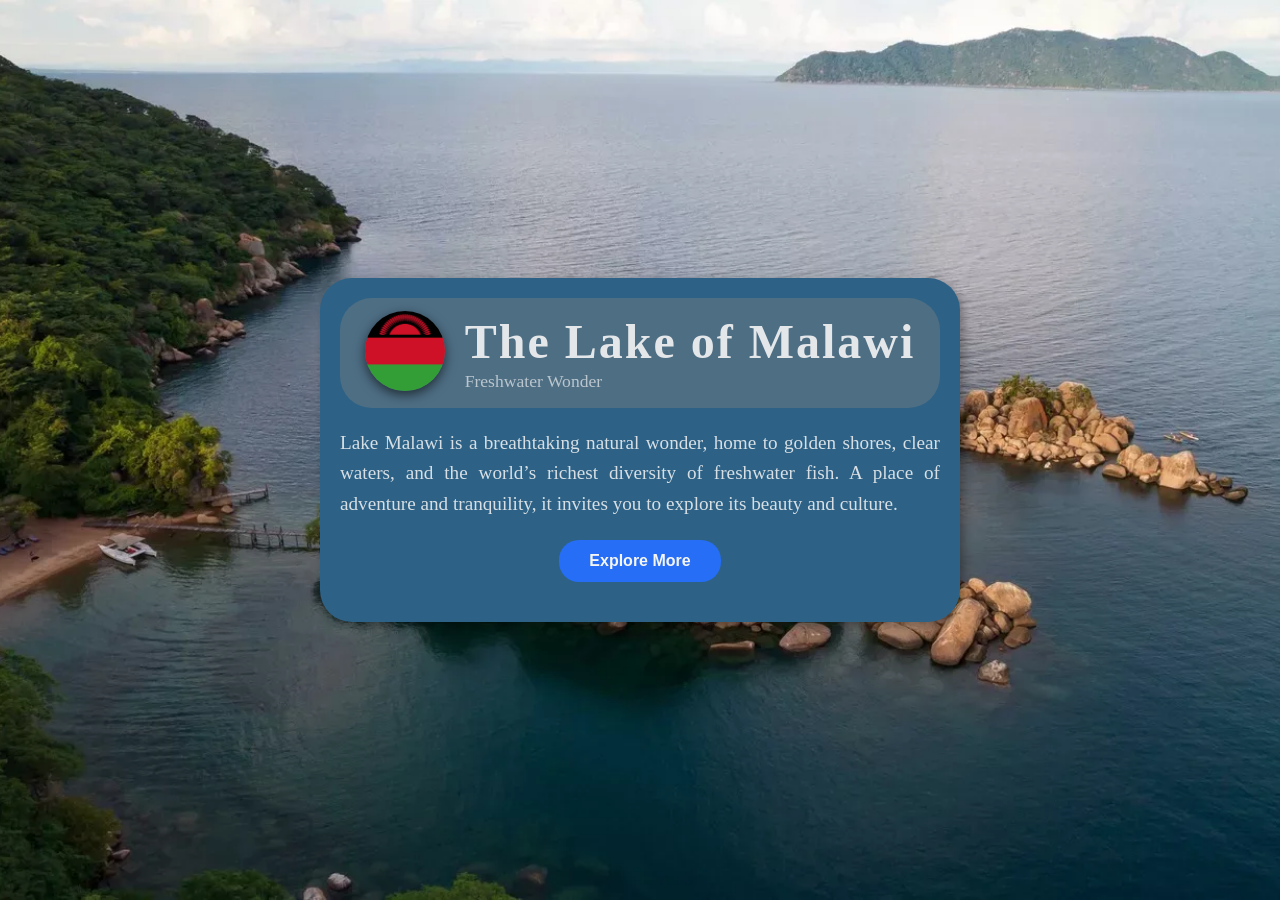
<file: project/index.html>
<!DOCTYPE html>
<html lang="en">
<head>
    <meta charset="UTF-8">
    <meta name="viewport" content="width=device-width, initial-scale=1.0">
    <link rel="icon" type="image/png" href="../images/favicon.png">
    <!-- <link rel="stylesheet" href="styles.css"> -->
    <link rel="stylesheet" href="main.css">
    <title>Lake Malawi</title>
</head>
<body class="welcome-page">

    <main class="main-content">
        <div class="container">
            <div class="flag-main">
                <img src="../images/Flag.jpg" alt="The flag of Malawi" > 
            </div>
            <div class="heading">
                <h1>The Lake of Malawi</h1>
                <small>Freshwater Wonder</small>
            </div>
        </div>
        <div class="content"> 
                <p>Lake Malawi is a breathtaking natural wonder, home to golden shores, clear waters,
                   and the world’s richest diversity of freshwater fish. 
                   A place of adventure and tranquility, it invites you to explore its beauty and culture.
                </p>
        </div>    
        <a href="home.html">
            <button class="btn">Explore More</button>
        </a>
    </main>

</body>
</html>
</file>
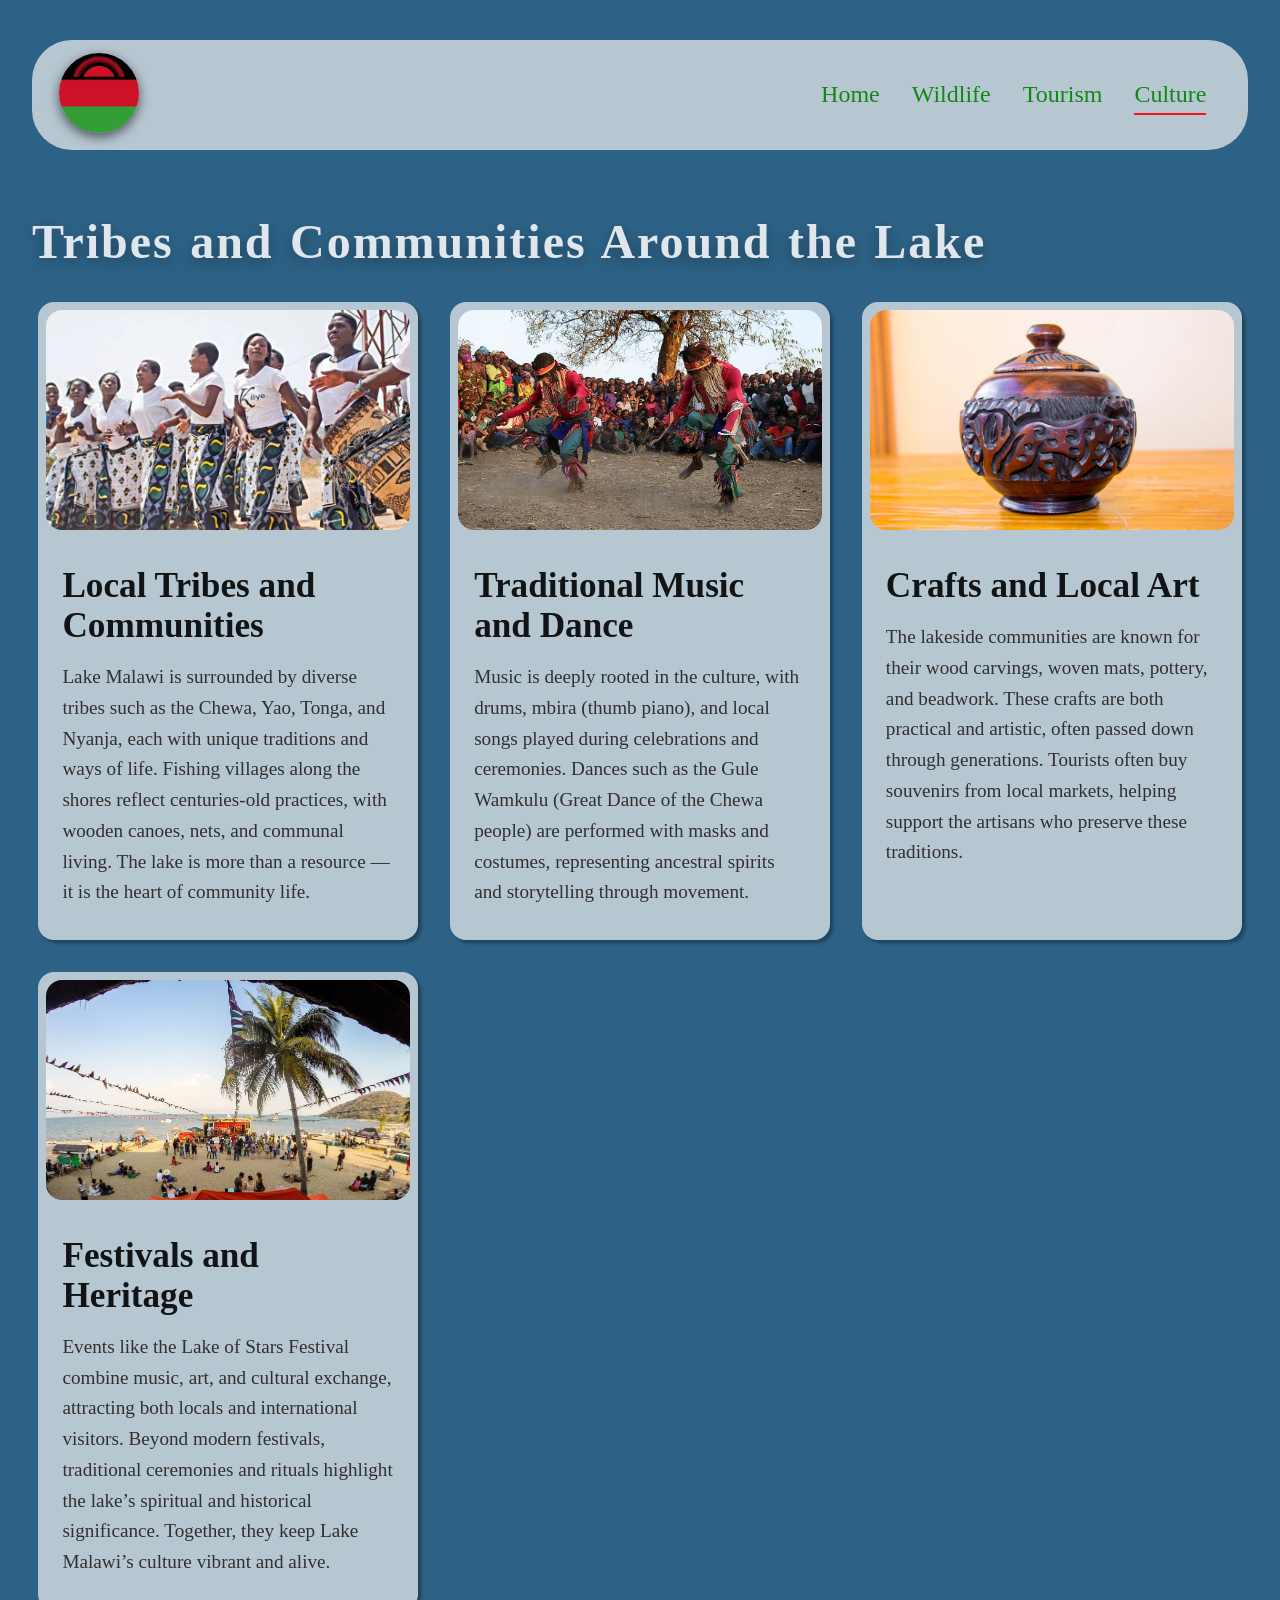
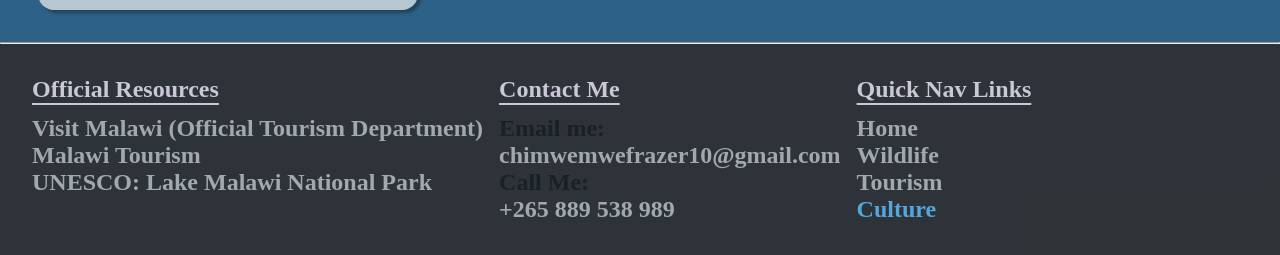
<file: project/culture.html>
<!DOCTYPE html>
<html lang="en">
<head>
    <meta charset="UTF-8">
    <meta name="viewport" content="width=device-width, initial-scale=1.0">
    <title>The culture page</title>
    <link rel="icon" type="image/png" href="../images/favicon.png">
    <link rel="stylesheet" href="main.css">
    <link rel="stylesheet" href="styles.css">
    <link rel="stylesheet" href="https://cdnjs.cloudflare.com/ajax/libs/font-awesome/6.4.0/css/all.min.css">
</head>
<body class="home-page">
    <section class="home-details">
        <nav class="navigation1">
            <div class="flag">
                <a href="index.html">
                    <img src="../images/Flag.jpg" alt="The flag of Malawi" > 
                </a> 
            </div>
            <div class="menu-toggle" id="menu-toggle">
                <i class="fas fa-bars"></i>
            </div>
            <ul class="nav-links">
                <!-- close button -->
                <li class="close-btn" id="close-btn">
                    <i class="fas fa-times"></i>
                </li>
                <li><a href="home.html">Home</a></li>
                <li><a href="wildlife.html">Wildlife</a></li>
                <li><a href="Tourism.html">Tourism</a></li>
                <li><a href="#" class="active">Culture</a></li>
            </ul>
        </nav>
        <h2>Tribes and Communities Around the Lake</h2>
        <div class="cards">
            <article>
                <img src="../images/traditional dance.jpg"  alt="Local tribes and communities">
                <h3>Local Tribes and Communities</h3>
                <p>Lake Malawi is surrounded by diverse tribes such as the Chewa, Yao, Tonga, and Nyanja, each with unique traditions
                   and ways of life.
                   Fishing villages along the shores reflect centuries-old practices, with wooden canoes, nets, and communal living.
                   The lake is more than a resource — it is the heart of community life.
                </p>
            </article>
            <article>
                <img src="../images/chewa dance.jpg" alt="The traditional dances">
                <h3>Traditional Music and Dance</h3>
                <p>Music is deeply rooted in the culture, with drums, mbira (thumb piano), and local songs
                   played during celebrations and ceremonies. Dances such as the Gule Wamkulu (Great Dance of the Chewa people)
                   are performed with masks and costumes, representing ancestral spirits and storytelling through movement.</p>
            </article>
            <article>
                <img src="../images/Local-Carvings.jpg" alt="The Lake Malawi Nature & Wildlife">
                <h3>Crafts and Local Art</h3>
                <p> The lakeside communities are known for their wood carvings, woven mats, pottery, and beadwork.
                    These crafts are both practical and artistic, often passed down through generations.
                    Tourists often buy souvenirs from local markets, helping support the artisans who preserve these traditions.</p>
            </article>
            <article>
                <img src="../images/Festival.webp" alt="The Festivals around the lake">
                <h3>Festivals and Heritage</h3>
                <p>Events like the Lake of Stars Festival combine music, art, and cultural exchange, attracting both locals
                   and international visitors. Beyond modern festivals, traditional ceremonies and rituals highlight the lake’s
                   spiritual and historical significance.
                   Together, they keep Lake Malawi’s culture vibrant and alive.
            </article>
        </div>
    </section>
    
    <button id="back-to-the-top">&uarr;</button>

    <hr>
    <footer style="background-color: rgb(46, 43, 43);">

        <!-- <hr> -->
        <div class="footer-container">
            <div class="official-resources">
                <h4>Official Resources</h4>
                <ul>
                    <li><a href="https://visitmalawi.mw/" target="_blank" rel="noopener noreferrer">Visit Malawi (Official Tourism Department)</a></li>
                    <li><a href="https://www.malawitourism.com" target="_blank" rel="noopener noreferrer">Malawi Tourism</a></li>
                    <li><a href="https://whc.unesco.org/en/list/289/" target="_blank" rel="noopener noreferrer">UNESCO: Lake Malawi National Park</a></li>
                </ul>
            </div>
            
            <div class="contact-info">
                <h4>Contact Me</h4>
                <p>Email me: <a href="mailto: chimwemwefrazer10@gmail.com"><br>chimwemwefrazer10@gmail.com</a></p>
                <p>Call Me: <a href="tel:+265889538989"><br>+265 889 538 989</a></p>
            </div>

            <div class="quick-navs">
                <h4>Quick Nav Links</h4>
                <ul>
                    <li><a href="home.html">Home</a></li>
                    <li><a href="wildlife.html">Wildlife</a></li>
                    <li><a href="tourism.html">Tourism</a></li>
                    <li><a href="#" class="active">Culture</a></li>
                </ul>
            </div>
            
        </div>
        
    </footer>
    <script src="main.js"></script> 

</body>
</html>
</file>
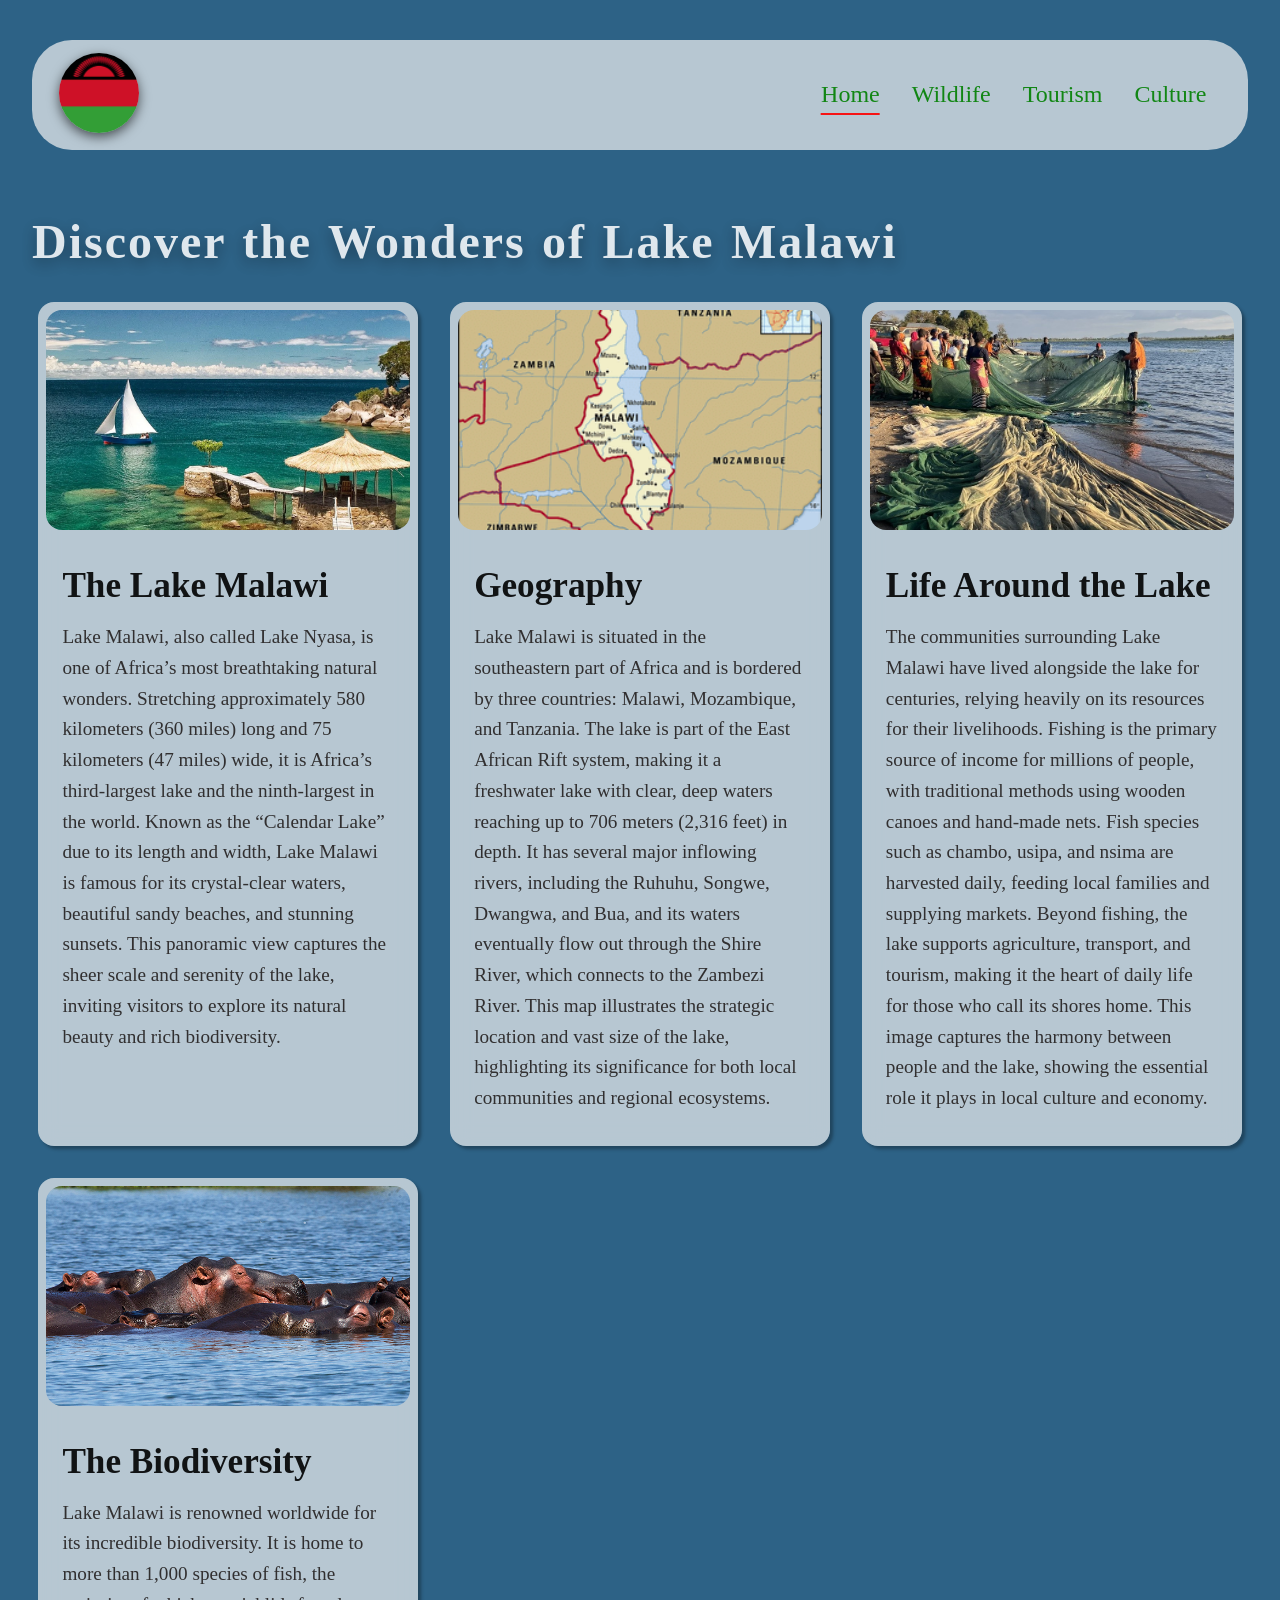
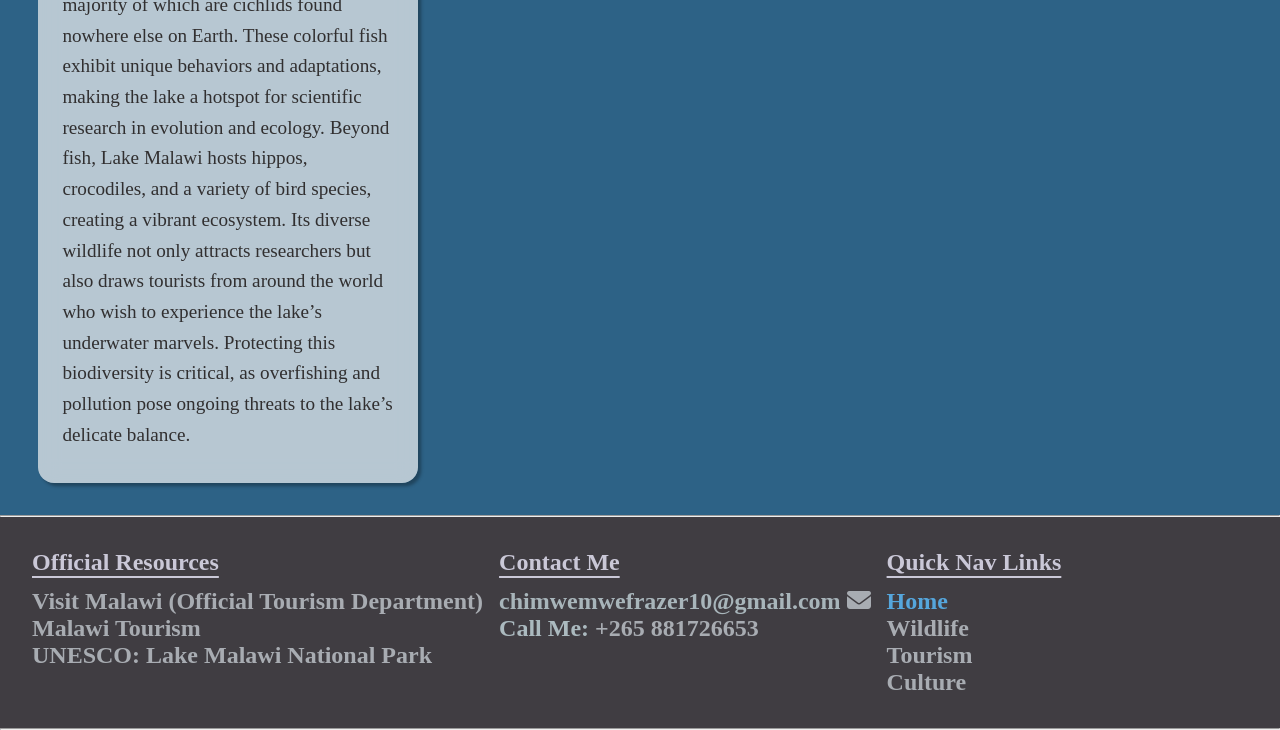
<file: project/home.html>
<!DOCTYPE html>
<html lang="en">
<head>
    <meta charset="UTF-8">
    <meta name="viewport" content="width=device-width, initial-scale=1.0">
    <title>home page</title>
    <link rel="icon" type="image/png" href="../images/favicon.png">
    <link rel="stylesheet" href="main.css">
    <link rel="stylesheet" href="styles.css">
    <link rel="stylesheet" href="https://cdnjs.cloudflare.com/ajax/libs/font-awesome/6.4.0/css/all.min.css">
</head>
<body class="home-page">
    <main>
        <section class="home-details">
            <nav class="navigation1">
                <div class="flag">
                    <a href="index.html">
                        <img src="../images/Flag.jpg" alt="The flag of Malawi" > 
                    </a>
                </div>
                <div class="menu-toggle" id="menu-toggle">
                    <i class="fas fa-bars"></i>
                </div>
                <ul class="nav-links">
                    <!-- close button -->
                    <li class="close-btn" id="close-btn">
                        <i class="fas fa-times"></i>
                    </li>
                    <li><a href="#" class="active">Home</a></li>
                    <li><a href="wildlife.html">Wildlife</a></li>
                    <li><a href="Tourism.html">Tourism</a></li>
                    <li><a href="culture.html">Culture</a></li>
                </ul>
            </nav>

            <h2>Discover the Wonders of Lake Malawi</h2>

            <div class="cards">
                <article>
                    <img src="../images/welcome to lake malawi.jpg" alt="Welcome to Lake Malawi">
                    <h3>The Lake Malawi</h3>
                    <p>Lake Malawi, also called Lake Nyasa, is one of Africa’s most breathtaking natural wonders. 
                    Stretching approximately 580 kilometers (360 miles) long and 75 kilometers (47 miles) wide, 
                    it is Africa’s third-largest lake and the ninth-largest in the world. 
                    Known as the “Calendar Lake” due to its length and width, Lake Malawi is famous for its crystal-clear waters, 
                    beautiful sandy beaches, and stunning sunsets. 
                    This panoramic view captures the sheer scale and serenity of the lake, inviting visitors 
                    to explore its natural beauty and rich biodiversity.</p>
                </article>
                <article>
                    <img src="../images/Geography.jpg" alt="The Geography">
                    <h3>Geography</h3>
                    <p>Lake Malawi is situated in the southeastern part of Africa and is bordered by three countries: 
                    Malawi, Mozambique, and Tanzania. The lake is part of the East African Rift system, 
                    making it a freshwater lake with clear, deep waters reaching up to 706 meters (2,316 feet) in depth. 
                    It has several major inflowing rivers, including the Ruhuhu, Songwe, Dwangwa, and Bua, 
                    and its waters eventually flow out through the Shire River, which connects to the Zambezi River. 
                    This map illustrates the strategic location and vast size of the lake, highlighting its significance 
                    for both local communities and regional ecosystems.</p>
                </article>
                <article>
                    <img src="../images/icf pic.jpg" alt="The sunrise">
                    <h3>Life Around the Lake</h3>
                    <p> The communities surrounding Lake Malawi have lived alongside the lake for centuries, 
                        relying heavily on its resources for their livelihoods. Fishing is the primary source of income for millions of people, 
                        with traditional methods using wooden canoes and hand-made nets. 
                        Fish species such as chambo, usipa, and nsima are harvested daily, feeding local families and supplying markets. 
                        Beyond fishing, the lake supports agriculture, transport, and tourism, making it the heart of daily life 
                        for those who call its shores home. This image captures the harmony between people and the lake, 
                        showing the essential role it plays in local culture and economy.</p>
                </article>
                <article>
                    <img src="../images/mvuu.jpg" alt="The hippos">
                    <h3>The Biodiversity</h3>
                    <p>Lake Malawi is renowned worldwide for its incredible biodiversity. 
                    It is home to more than 1,000 species of fish, the majority of which are cichlids found nowhere else on Earth. 
                    These colorful fish exhibit unique behaviors and adaptations, making the lake a hotspot for scientific research 
                    in evolution and ecology. Beyond fish, Lake Malawi hosts hippos, crocodiles, and a variety of bird species, 
                    creating a vibrant ecosystem. Its diverse wildlife not only attracts researchers but also draws tourists 
                    from around the world who wish to experience the lake’s underwater marvels. 
                    Protecting this biodiversity is critical, as overfishing and pollution pose ongoing threats to the lake’s delicate balance.</p>
                </article>
            </div>
        </section>

     
        <button id="back-to-the-top">&uarr;</button>
    </main>
    <!-- <script> -->
        <!-- background-color: rgb(66, 53, 53) -->
    <!-- </script> -->

    <hr>
    <footer style="background-color: rgb(68, 55, 55);">

        <div class="footer-container">
            <div class="official-resources">
                <h4>Official Resources</h4>
                <ul>
                    <li><a href="https://visitmalawi.mw/" target="_blank" rel="noopener noreferrer">Visit Malawi (Official Tourism Department)</a></li>
                    <li><a href="https://www.malawitourism.com" target="_blank" rel="noopener noreferrer">Malawi Tourism</a></li>
                    <li><a href="https://whc.unesco.org/en/list/289/" target="_blank" rel="noopener noreferrer">UNESCO: Lake Malawi National Park</a></li>
                </ul>
            </div>
            <div class="contact-info">
                <h4>Contact Me</h4>
                <p style="color: rgb(190, 196, 196);">chimwemwefrazer10@gmail.com
                    <a href="mailto:chimwemwefrazer10@gmail.com">
                        <i class="fas fa-envelope"></i>
                    </a>
                </p>
                <p style="color: rgb(194, 202, 202);">Call Me: <a href="tel:+265881726643">+265 881726653</a></p>
            </div>
            <div class="quick-navs">
                <h4>Quick Nav Links</h4>
                <ul>
                    <li><a href="#" class="active">Home</a></li>
                    <li><a href="wildlife.html">Wildlife</a></li>
                    <li><a href="tourism.html">Tourism</a></li>
                    <li><a href="culture.html">Culture</a></li>
                </ul>
            </div>
            
        </div>
    </footer>
     <!-- <button id="back-to-the-top">&uarr;</button> -->
    <hr>
    
    <script src="main.js"></script>
</body>
</html>
</file>
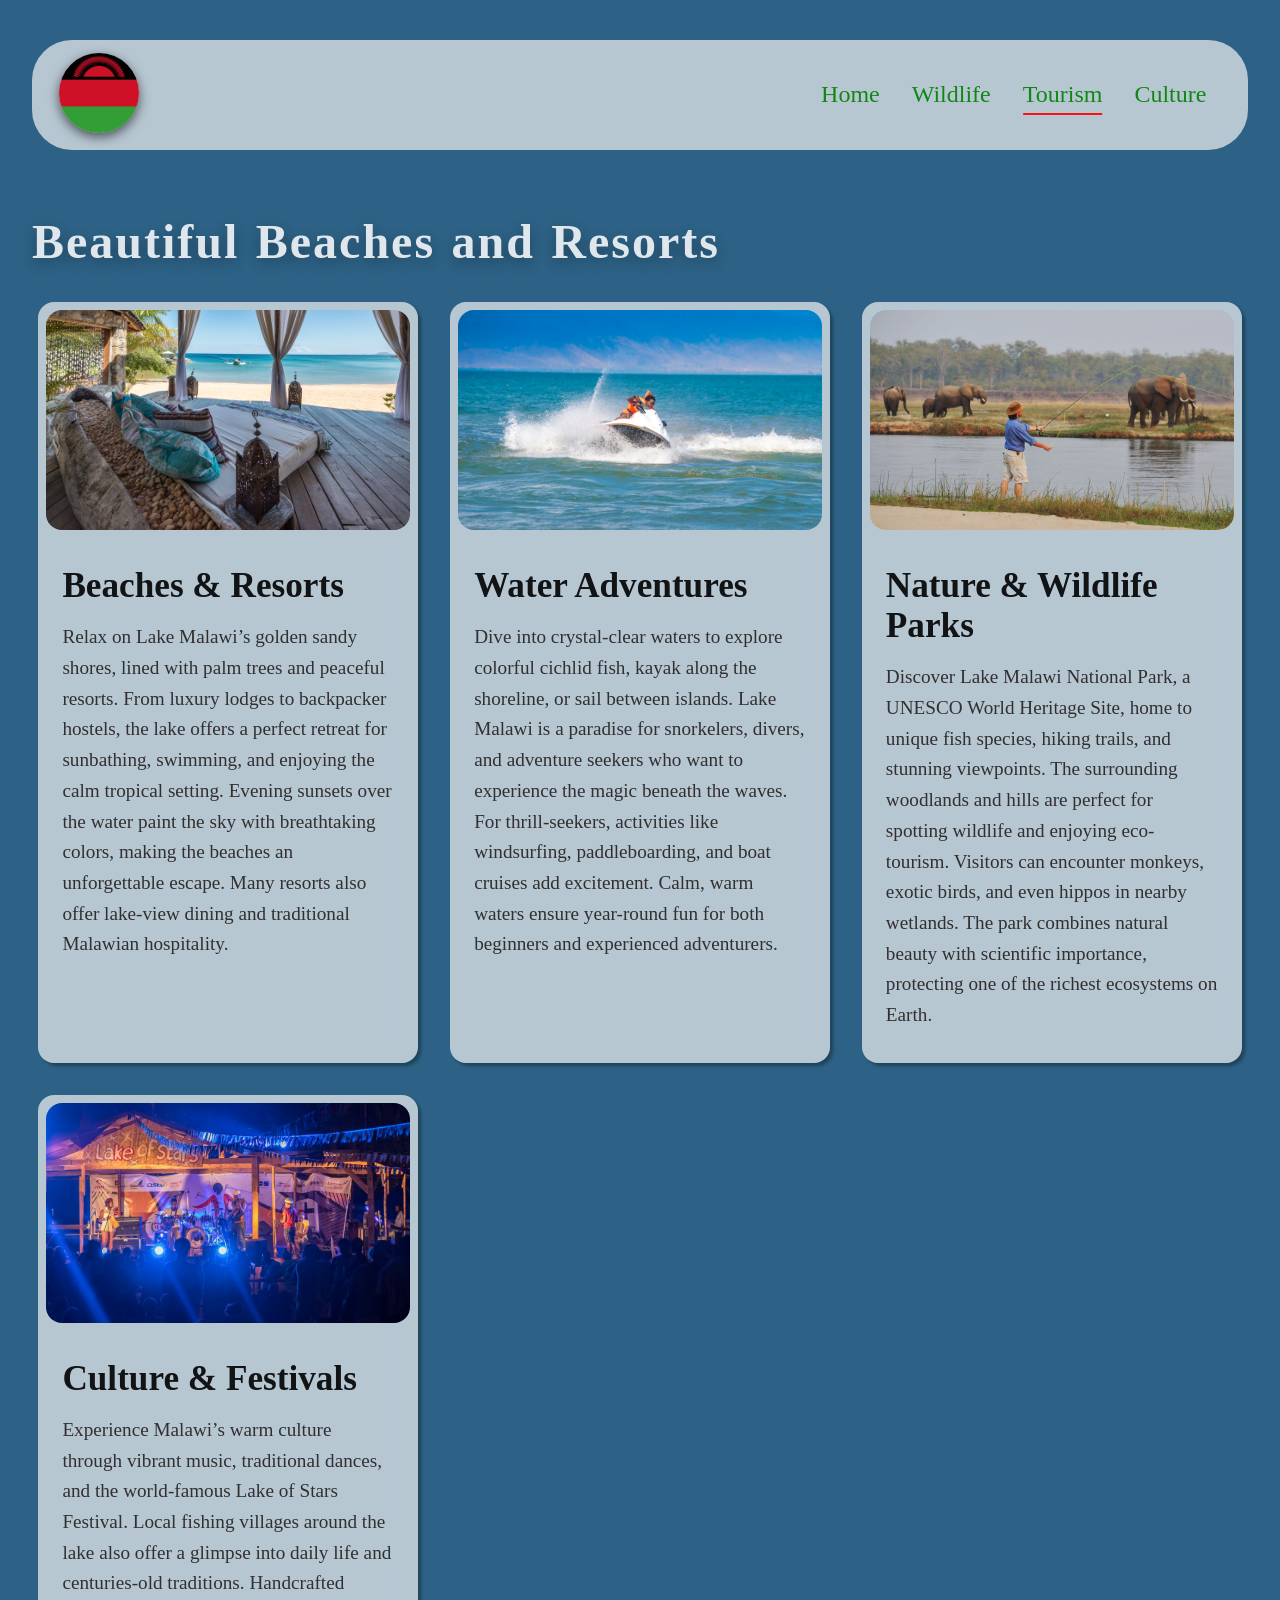
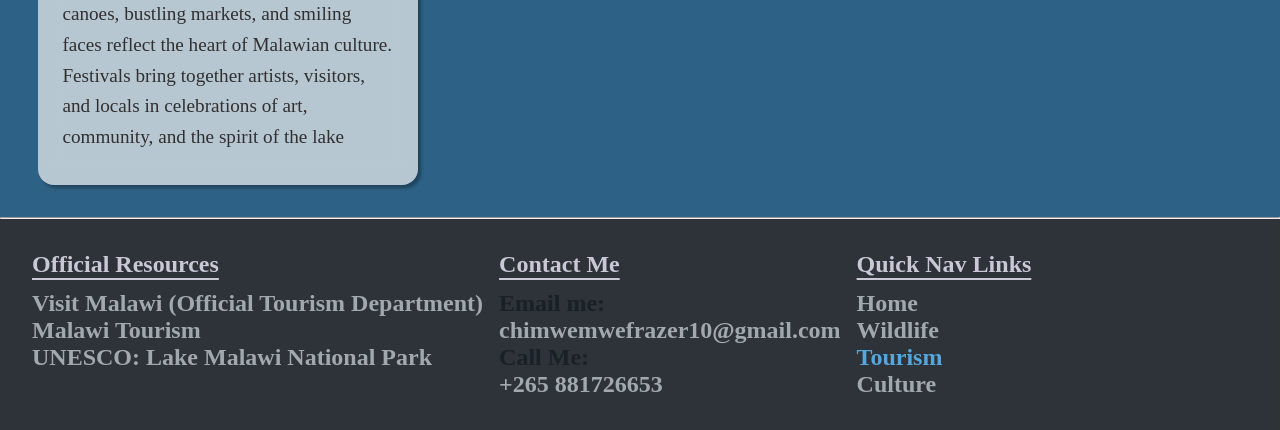
<file: project/tourism.html>
<!DOCTYPE html>
<html lang="en">
<head>
    <meta charset="UTF-8">
    <meta name="viewport" content="width=device-width, initial-scale=1.0">
    <title>The tourism page</title>
    <link rel="icon" type="image/png" href="../images/favicon.png">
    <link rel="stylesheet" href="main.css">
    <link rel="stylesheet" href="styles.css">
    <link rel="stylesheet" href="https://cdnjs.cloudflare.com/ajax/libs/font-awesome/6.4.0/css/all.min.css">
</head>
<body class="home-page">
    <section class="home-details">
        <nav class="navigation1">
            <div class="flag">
                <a href="index.html">
                    <img src="../images/Flag.jpg" alt="The flag of Malawi" > 
                </a> 
            </div>
            <div class="menu-toggle" id="menu-toggle">
                <i class="fas fa-bars"></i>
            </div>
            <ul class="nav-links">
                <!-- close button -->
                <li class="close-btn" id="close-btn">
                    <i class="fas fa-times"></i>
                </li>
                <li><a href="home.html">Home</a></li>
                <li><a href="wildlife.html">Wildlife</a></li>
                <li><a href="#" class="active">Tourism</a></li>
                <li><a href="culture.html">Culture</a></li>
            </ul>
        </nav>
        <h2>Beautiful Beaches and Resorts</h2>
        <div class="cards">
            <article>
                <img src="../images/kaya-mawa-beach-morning-deck.jpg" alt="kaya mawa beach">
                <h3>Beaches & Resorts</h3>
                <p>Relax on Lake Malawi’s golden sandy shores, lined with palm trees and peaceful resorts.
                   From luxury lodges to backpacker hostels, the lake offers a perfect retreat for sunbathing, swimming,
                   and enjoying the calm tropical setting. Evening sunsets over the water paint the sky with breathtaking colors,
                   making the beaches an unforgettable escape.
                   Many resorts also offer lake-view dining and traditional Malawian hospitality.
                </p>
            </article>
            <article>
                <img src="../images/Water-Sports-adventures.jpg" alt="The Water Adventures">
                <h3>Water Adventures</h3>
                <p>Dive into crystal-clear waters to explore colorful cichlid fish, kayak along the shoreline, or sail between islands.
                   Lake Malawi is a paradise for snorkelers, divers, and adventure seekers who want to experience the magic beneath the waves.
                   For thrill-seekers, activities like windsurfing, paddleboarding, and boat cruises add excitement.
                   Calm, warm waters ensure year-round fun for both beginners and experienced adventurers.</p>
            </article>
            <article>
                <img src="../images/National park.jpg" alt="The Lake Malawi Nature & Wildlife">
                <h3>Nature & Wildlife Parks</h3>
                <p> Discover Lake Malawi National Park, a UNESCO World Heritage Site, home to unique fish species, hiking trails, and stunning viewpoints.
                    The surrounding woodlands and hills are perfect for spotting wildlife and enjoying eco-tourism. Visitors can encounter monkeys, exotic birds,
                    and even hippos in nearby wetlands.
                    The park combines natural beauty with scientific importance, protecting one of the richest ecosystems on Earth.</p>
            </article>
            <article>
                <img src="../images/lake of stars.jpg" alt="The Festivals around the lake">
                <h3>Culture & Festivals</h3>
                <p>Experience Malawi’s warm culture through vibrant music, traditional dances, and the world-famous Lake of Stars Festival.
                   Local fishing villages around the lake also offer a glimpse into daily life and centuries-old traditions.
                   Handcrafted canoes, bustling markets, and smiling faces reflect the heart of Malawian culture.
                   Festivals bring together artists, visitors, and locals in celebrations of art, community, and the spirit of the lake</p>
            </article>
        </div>
    </section>
    
    <button id="back-to-the-top">&uarr;</button>

    <hr>
    <footer style="background-color: rgb(46, 43, 43);">

        <div class="footer-container">
            <div class="official-resources">
                <h4>Official Resources</h4>
                <ul>
                    <li><a href="https://visitmalawi.mw/" target="_blank" rel="noopener noreferrer">Visit Malawi (Official Tourism Department)</a></li>
                    <li><a href="https://www.malawitourism.com" target="_blank" rel="noopener noreferrer">Malawi Tourism</a></li>
                    <li><a href="https://whc.unesco.org/en/list/289/" target="_blank" rel="noopener noreferrer">UNESCO: Lake Malawi National Park</a></li>
                </ul>
            </div>
            
            <div class="contact-info">
                <h4>Contact Me</h4>
                <p>Email me: <a href="mailto: chimwemwefrazer10@gmail.com"><br>chimwemwefrazer10@gmail.com</a></p>
                <p>Call Me: <a href="tel:+265881726653"><br>+265 881726653</a></p>
            </div>

            <div class="quick-navs">
                <h4>Quick Nav Links</h4>
                <ul>
                    <li><a href="home.html">Home</a></li>
                    <li><a href="wildlife.html">Wildlife</a></li>
                    <li><a href="#" class="active">Tourism</a></li>
                    <li><a href="culture.html">Culture</a></li>
                </ul>
            </div>
            
        </div>
        
    </footer>
    <script src="main.js"></script> 

</body>
</html>
</file>
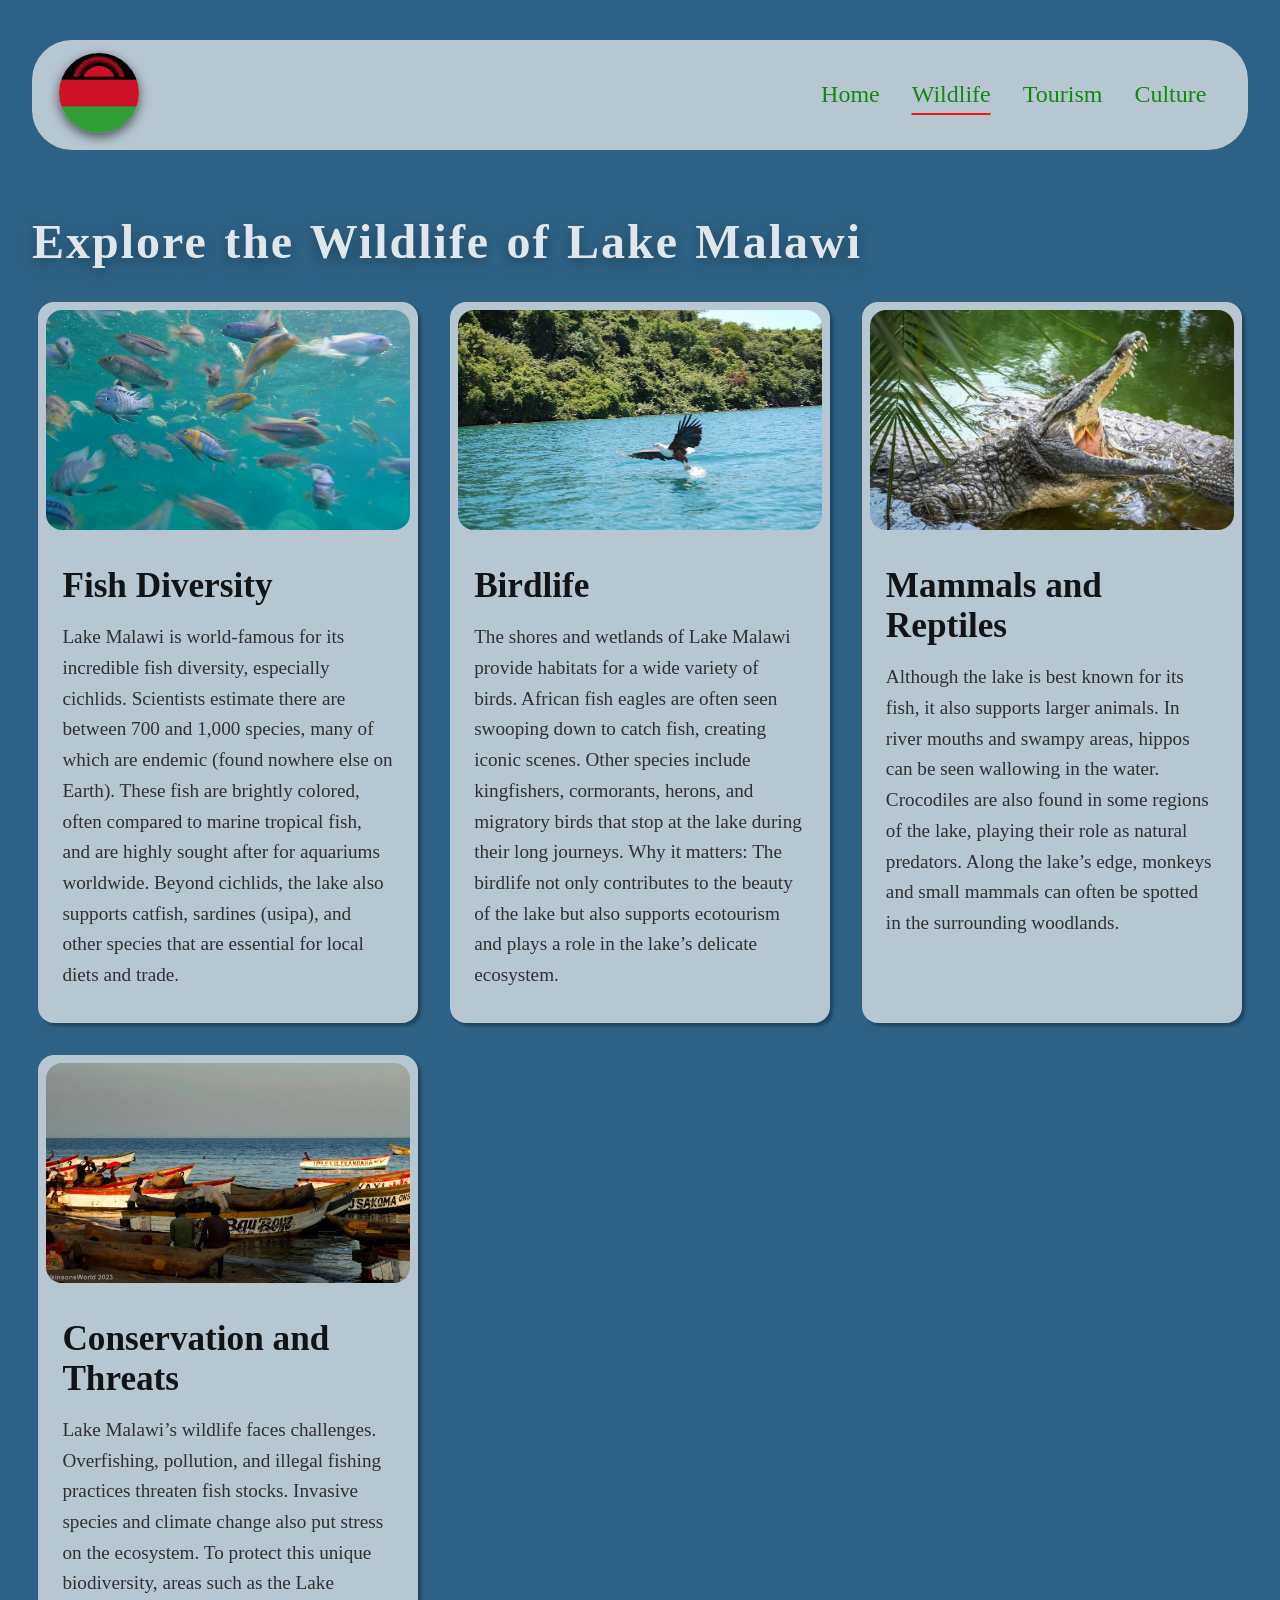
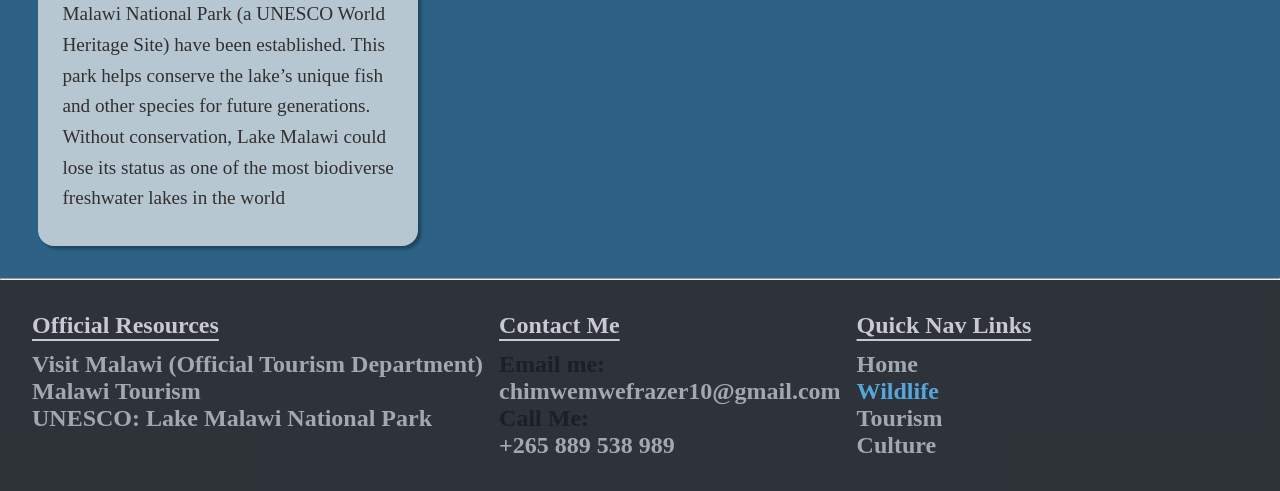
<file: project/wildlife.html>
<!DOCTYPE html>
<html lang="en">
<head>
    <meta charset="UTF-8">
    <meta name="viewport" content="width=device-width, initial-scale=1.0">
    <title>wildlife page</title>
    <link rel="icon" type="image/png" href="../images/favicon.png">
    <link rel="stylesheet" href="main.css">
    <link rel="stylesheet" href="styles.css">
    <link rel="stylesheet" href="https://cdnjs.cloudflare.com/ajax/libs/font-awesome/6.4.0/css/all.min.css">
</head>
<body class="home-page">
    <section class="home-details">
        <nav class="navigation1">
            <div class="flag">
                <a href="index.html">
                    <img src="../images/Flag.jpg" alt="The flag of Malawi" > 
                </a>    
            </div>
            <div class="menu-toggle" id="menu-toggle">
                <i class="fas fa-bars"></i>
            </div>
            <ul class="nav-links">
                <!-- close button -->
                <li class="close-btn" id="close-btn">
                    <i class="fas fa-times"></i>
                </li>
            
                <li><a href="home.html">Home</a></li>
                <li><a href="#" class="active">Wildlife</a></li>
                <li><a href="Tourism.html">Tourism</a></li>
                <li><a href="culture.html">Culture</a></li>
            </ul>
        </nav>
        <h2>Explore the Wildlife of Lake Malawi</h2>
        <div class="cards">
            <article>
                <img src="../images/Fish-diversity.jfif" alt="The fish diversity">
                <h3>Fish Diversity</h3>
                <p>Lake Malawi is world-famous for its incredible fish diversity, especially cichlids.
                Scientists estimate there are between 700 and 1,000 species, many of which are endemic (found nowhere else on Earth).
                These fish are brightly colored, often compared to marine tropical fish, and are highly sought after for aquariums worldwide.
                Beyond cichlids, the lake also supports catfish, sardines (usipa), and other species that are essential for local diets and trade.
                </p>
            </article>
            <article>
                <img src="../images/birdlife.jpg" alt="The Birdlife">
                <h3>Birdlife </h3>
                <p>The shores and wetlands of Lake Malawi provide habitats for a wide variety of birds.
                African fish eagles are often seen swooping down to catch fish, creating iconic scenes. 
                Other species include kingfishers, cormorants, herons, and migratory birds that stop at the lake during their long journeys.
                Why it matters: The birdlife not only contributes to the beauty of the lake but 
                also supports ecotourism and plays a role in the lake’s delicate ecosystem.</p>
            </article>
            <article>
                <img src="../images/Crocodile.JPG" alt="The mammals & reptiles">
                <h3>Mammals and Reptiles</h3>
                <p> Although the lake is best known for its fish, it also supports larger animals. In river mouths and swampy areas,
                    hippos can be seen wallowing in the water. Crocodiles are also found in some regions of the lake,
                    playing their role as natural predators.
                    Along the lake’s edge, monkeys and small mammals can often be spotted in the surrounding woodlands.</p>
            </article>
            <article>
                <img src="../images/conservation.webp" alt="The hippos">
                <h3>Conservation and Threats</h3>
                <p>Lake Malawi’s wildlife faces challenges. Overfishing, pollution, and 
                   illegal fishing practices threaten fish stocks. Invasive species and climate change also put stress on the ecosystem.
                   To protect this unique biodiversity, areas such as the Lake Malawi National Park (a UNESCO World Heritage Site) have been established.
                   This park helps conserve the lake’s unique fish and other species for future generations.
                   Without conservation, Lake Malawi could lose its status as one of the most biodiverse freshwater lakes in the world</p>
            </article>
        </div>
    </section>

    <button id="back-to-the-top">&uarr;</button>

    <hr>
    <footer style="background-color: rgb(46, 43, 43);">

        <!-- <hr> -->
        <div class="footer-container">
            <div class="official-resources">
                <h4>Official Resources</h4>
                <ul>
                    <li><a href="https://visitmalawi.mw/" target="_blank" rel="noopener noreferrer">Visit Malawi (Official Tourism Department)</a></li>
                    <li><a href="https://www.malawitourism.com" target="_blank" rel="noopener noreferrer">Malawi Tourism</a></li>
                    <li><a href="https://whc.unesco.org/en/list/289/" target="_blank" rel="noopener noreferrer">UNESCO: Lake Malawi National Park</a></li>
                </ul>
            </div>
            <div class="contact-info">
                <h4>Contact Me</h4>
                <p>Email me: <a href="mailto: chimwemwefrazer10@gmail.com"><br>chimwemwefrazer10@gmail.com</a></p>
                <p>Call Me: <a href="tel:+265889538989"><br>+265 889 538 989</a></p>
            </div>
            <div class="quick-navs">
                <h4>Quick Nav Links</h4>
                <ul>
                    <li><a href="home.html">Home</a></li>
                    <li><a href="#" class="active">Wildlife</a></li>
                    <li><a href="tourism.html">Tourism</a></li>
                    <li><a href="culture.html">Culture</a></li>
                </ul>
            </div>
            
        </div>
    </footer>
    <script src="main.js"></script> 

</body>
</html>
</file>
<file: project/styles.css>
.menu-toggle {
  display: none;
}
.close-btn {
  display: none;
}
@media (max-width: 768px) {

 
  footer {
    margin-left: 1rem;
    margin-right: 1rem;
  } 

  .menu-toggle {
    display: block;
    font-size: 2rem;
    cursor: pointer;
    margin-left: auto;
    margin-right: 1rem;
  }
  .close-btn {
    display: block;
  }

  /* NAV CARD STYLE */
  .nav-links {
    display: none !important;
    flex-direction: column;
    position: absolute;
    z-index: 1000;
    top: 70px;
    left: auto;
    right: 10px;
    width: 200px;
    background-color: #9bc9e7;
    padding: 0.5rem;
    border-radius: 1rem;
    box-shadow: 0 5px 20px rgba(0,0,0,0.5);
  }

  /* SHOW CARD */
  .nav-links.show {
    display: flex !important;
  }

  /* LINKS */
  .nav-links a {
    color: white !important;
    font-size: 1.2rem;
    padding: 0.5rem 0;
  }

  /* CLOSE BUTTON */
  .close-btn {
    align-self: flex-end;
    cursor: pointer;
    margin-bottom: 1rem;
  }

  .close-btn i {
    color: white;
    font-size: 1.5rem;
  }
  .footer-container{
    flex-direction: column;

  }
  .navigation1 {
    padding: 0.6rem 0.1rem;
    gap: 2px;
    margin-left: 2rem;
    margin-right: 2rem;
    margin-top: 2.5rem;
    margin-bottom: 2.5rem;
    border-radius: 25px;

  }
  .flag img{
    height: 3.3rem;
    width: 3.3rem;
    margin-left: 1rem;
  }
  .home-details h2{
      font-size: 2.5rem;
  }
  .main-content {
    text-align: center;
    border-radius: 2rem;
    background: hsl(204, 50%, 35%);
    color: whitesmoke;
    max-width: 500px;
    padding: 15px;
    box-shadow: 4px 4px 10px rgb(0, 0, 0, 0.3);
}
}
</file>
<file: project/main.css>
* {
    margin: 0;
    padding: 0;
    box-sizing: border-box;
}
html, body {
  overflow-x: hidden;
}
/* Body Styling */
body.welcome-page {
    font-family: 'sans-serif ', Tahoma, Geneva, Verdana;
    background-image: url("../images/Welcome-background.webp");
    background-size: cover;
    background-position: center;
    height: 100vh;
    color: white;
    display: flex;
    justify-content: center;
    align-items: center;
}

/* Main Container */
.main-content {
    text-align: center;
    border-radius: 2rem;
    background: hsl(204, 50%, 35%);
    color: whitesmoke;
    max-width: 700px;
    padding: 20px;
    box-shadow: 4px 4px 10px rgb(0, 0, 0, 0.3);
}

/* Top Section */
.container {
    display: flex;
    align-items: center;
    justify-content: center;
    gap: 20px;
    background-color: rgba(128, 128, 128, 0.4);
    border-radius: 2rem;
    padding: 0.8rem;
}

/* Flag Styling */
.flag-main img {
    width: 90px;
    height: 5rem;
    width: 5rem;
    border-radius: 50%;
    object-fit: cover;
    transition: transform 0.5s ease;
    box-shadow: 0 4px 12px rgba(0, 0, 0, 0.6);
    
}
.flag-main img:hover {
    transform: scale(1.10);
}


/* Heading Section */
.heading {
  display: flex;
  flex-direction: column;
  align-items: start;
  /* gap: 1px; */
}
.heading h1 {
    font-size: 3rem;
    opacity: 0.9;
    letter-spacing: 2px;
}

.heading small {
    margin-top: 1.2px;
    font-size: 1.1rem;
    opacity: 0.65;
    
}

/* Content Paragraph */

@media (max-width: 900px) {
  body.welcome-page {
    align-items: flex-start;
    justify-content: flex-start;
    min-height: 100vh;
  }
  .main-content {
    max-width: 98vw;
    margin: 12vh auto 0 auto;
    padding: 18px 10px 18px 10px;
    box-sizing: border-box;
    box-shadow: 0 2px 12px rgba(0,0,0,0.12);
  }
  .container {
    flex-direction: column;
    align-items: center;
    gap: 6px;
    padding: 0.5rem;
    text-align: center;
  }
  .flag-main {
    display: flex;
    justify-content: center;
    width: 100%;
    margin-bottom: 0.3rem;
  }
  .flag-main img {
    width: 75px;
    height: 75px;
    margin: 0 auto;
    display: block;
  }
  .heading {
    align-items: center;
    width: 100%;
    margin-bottom: 0.5rem;
  }
  .heading h1 {
    font-size: 2rem;
    text-align: center;
    margin-bottom: 0.2rem;
  }
  .heading small {
    font-size: 1rem;
    text-align: center;
    display: block;
    margin-top: 0.2rem;
  }
  .btn {
    padding: 10px 20px;
    font-size: 1rem;
    margin-top: 18px;
    margin-bottom: 0;
    width: auto;
    min-width: 120px;
    max-width: 80vw;
    box-sizing: border-box;
    display: inline-block;
  }
  .content p {
    font-size: 1rem;
  }
}

.content {
    margin-top: 20px;
}

.content p {
    font-size: 1.2rem;
    line-height: 1.6;
    max-width: 600px;
    text-align: justify;
    opacity: 0.85;
}

/* Button Styling */
.btn {
    margin: 20px 20px;
    padding: 12px 30px;
    font-size: 1rem;
    background-color: rgb(37, 110, 245);
    color: whitesmoke;
    border: none;
    border-radius: 20px;
    cursor: pointer;
    transition: all 0.3s ease;
    font-weight: bold;
}

/* Button Hover Effect */
.btn:hover {
    background-color: rgb(37, 110, 245);
    transform: scale(1.10);
}
/* 
   HOME PAGE STYLING
 */

/* General Layout */
.home-page {
    /* background: linear-gradient(to bottom, #0f2027, #203a43, #2c5364); */
    background: hsl(204, 50%, 35%);
    font-family: 'sans-serif', Tahoma, Geneva, Verdana, serif;
    color: white;
}
.home-details {
  padding: 0rem;
 
}

/* Navigation */
.navigation1 {
    display: flex;
    align-items: center;
    padding: 0.8rem 0.1rem;
    gap: 2px;
    margin-left: 2rem;
    margin-right: 2rem;
    margin-top: 2.5rem;

}
.navigation1 .nav-links{
    display: flex;
    gap: 2rem;
    
}
.navigation1 .nav-links a{
    font-size: x-large;
    
}
.flag img {
    width: 90px;
    height: 5rem;
    width: 5rem;
    border-radius: 50%;
    object-fit: cover;
    transition: transform 0.5s ease;
    box-shadow: 0 4px 12px rgba(0, 0, 0, 0.6);
    margin: 0 25px;

}
.flag-main img:hover {
    transform: scale(1.10);
}

nav {
  display: flex;
  justify-content: space-between;
  align-items: center;
  padding: 1rem;
  background-color: #f5f5f5b0;
  border-radius: 2.5rem;
  margin: 0 0.9rem 4rem 0.9rem;

  
}
.nav-links {
  list-style: none;
  display: flex;
  gap: 2rem;
  margin-right: 2.5rem;
}
.nav-links a {
  position: relative;
  color: green; 
  text-decoration: none;
  opacity: 0.9;
  align-items: center;
  transition: color 0.7s ease;

  font-size: 3.5rem;   
  font-weight: 500;    
  padding: 0.5rem 0;
}

/* Underline effect */
.nav-links a::after {
  content: '';
  position: absolute;
  left: 50%;
  bottom: 0;
  width: 0;
  height: 2px;
  /* background-color: rgb(216, 15, 15); */
  background-color: red;
  transition: all 0.9s ease;
  transform: translateX(-50%);
}

.nav-links a:hover::after {
  width: 100%; /* underline grows on hover */
}

/* Active (clicked) state */
.nav-links a:visited {
  color: green; /* text turns green */
}

.nav-links a.active::after {
  width: 100%; /* underline stays visible */
}
/* back to top button */
#back-to-the-top {
    position: fixed;
    bottom: 30px;
    right: 30px;
    height: 2.8rem;
    width: 2.8rem;
    background-color: #ffcc00;
    color: black;
    border: none;
    padding: 12px 16px;
    font-size: 1.2rem;
    border-radius: 50%;
    cursor: pointer;
    box-shadow: 0 5px 15px rgba(0,0,0,0.3);
    transition: 0.3s ease;
}

#back-to-the-top:hover{
  background-color: #9bc9e7;
  transform: scale(1.1);
}
.home-details h2 {
  text-align: left;
  font-weight: 700;
  /* color: black; */
  letter-spacing: 2px;
  text-shadow: 0 5px 15px rgba(0,0,0,0.4);
  font-size: 3rem; 
  margin-bottom: 0.1rem; 
  margin-top: 0.5rem;  
  padding-left: 2rem;
  padding-right: 2rem;
  word-spacing: 0.15rem;
  opacity: 0.85;
}

/* Cards Layout */
.cards {
    display: grid;
    grid-template-columns: repeat(auto-fit, minmax(280px, 1fr));
    gap: 2rem;
    padding: 2rem 2.4rem;
}

/* Individual Card */
.cards article {
    /* background: hsl(203, 53%, 92%); */
    background-color: #f5f5f5b0;
    /* background: hsla(204, 50%, 40%, 0.8); */
    backdrop-filter: blur(10px);
    border-radius: 1rem;
    overflow: hidden;
    /* color: rgba(20, 19, 19, 0.829); */
    color: rgba(43, 40, 40, 0.954);
    padding: 0.5rem;
    box-shadow: 0 10px 90px rgba(0,0,0,0.8);
    opacity: 0.1rem;
    overflow: hidden;
    box-shadow: 0.2rem 0.2rem 0.2rem rgba(0,0,0,0.3);
}

.cards img {
    width: 100%;
    height: 220px;
    /* height: 30%; */
    /* height: auto; */
    object-fit: cover;
    border-radius: 1rem;
    margin-bottom: 1rem;
}

.cards h3 {
    padding: 1rem;
    font-size: 2.2rem;
    color: black;
    opacity: 0.90;
    
}

.cards p {
    padding: 0 1rem 1.5rem 1rem;
    line-height: 1.6;
    font-size: 1.2rem;
}

/* Footer */
footer {
    padding: 2rem 2rem;
    color: rgb(230, 218, 230);
    background-color: #d8b8b800;
    font-weight: 700;
    opacity: 0.85;
}

.footer-container {
    display: flex;
    flex-direction: row;
    gap: 1rem;
    
}

.footer-container h4 {
    margin-bottom: 0.5rem;
    font-size: 1.5rem;
    margin-bottom: 12px;
    text-decoration: underline;
    text-underline-offset: 6px;
}

.footer-container ul {
    list-style: none;
    padding: 0;
    text-decoration: none;
   
}

.footer-container a {
    text-decoration: none;
    color: #f5f5f5b0;
    font-size: 1.5rem;
    transition: 0.3s ease;
}

.footer-container a:hover {
    color: rgb(43, 204, 204);
}
.footer-container a.active{
    color: #5db3ec;
}
.footer-container .contact-info p{
    font-size: 1.5rem;
    color: rgb(22, 21, 22);

}
</file>
